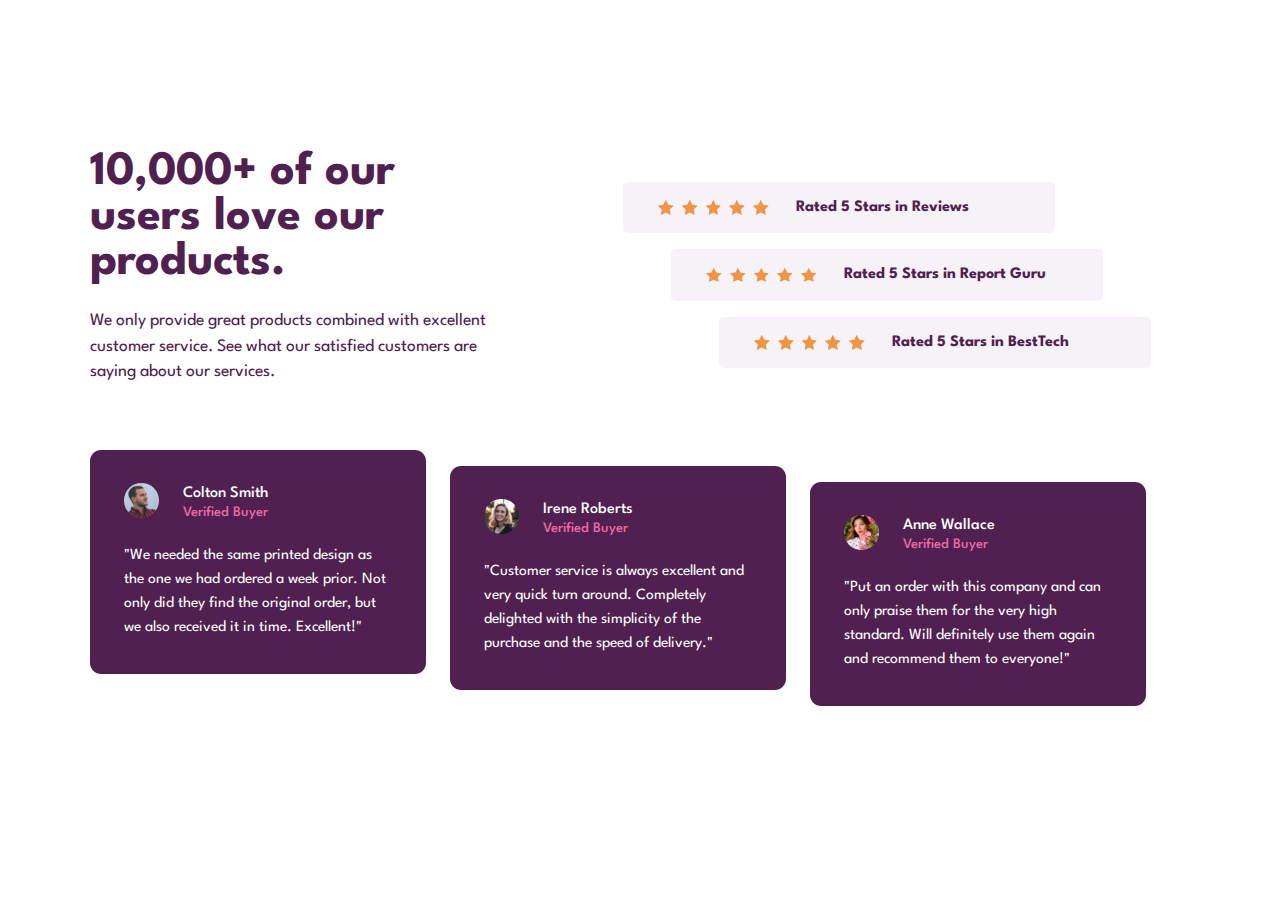
<file: public/index.html>
<!DOCTYPE html>
<html lang="en">

<head>
  <meta charset="UTF-8" />
  <meta name="viewport" content="width=device-width, initial-scale=1.0" />

  <link rel="icon" type="image/png" sizes="32x32" href="./images/favicon-32x32.png" />

  <link rel="stylesheet" href="css/style.css">

  <title>Frontend Mentor | Social proof section</title>
</head>

<body>
  <main class="container">
    <section class="card">
      <section class="header">
        <div class="header-infos">
          <h1>10,000+ of our users love our products.</h1>
          <p>
            We only provide great products combined with excellent customer service.
            See what our satisfied customers are saying about our services.
          </p>
        </div>

        <div class="ratings">
          <div class="rate rate-one">
            <div class="stars">
              <img src="images/icon-star.svg" alt="icon star">
              <img src="images/icon-star.svg" alt="icon star">
              <img src="images/icon-star.svg" alt="icon star">
              <img src="images/icon-star.svg" alt="icon star">
              <img src="images/icon-star.svg" alt="icon star">
            </div>
            <span>Rated 5 Stars in Reviews</span>
          </div>

          <div class="rate rate-two">
            <div class="stars">
              <img src="images/icon-star.svg" alt="icon star">
              <img src="images/icon-star.svg" alt="icon star">
              <img src="images/icon-star.svg" alt="icon star">
              <img src="images/icon-star.svg" alt="icon star">
              <img src="images/icon-star.svg" alt="icon star">
            </div>
            <span>Rated 5 Stars in Report Guru</span>
          </div>

          <div class="rate rate-three">
            <div class="stars">
              <img src="images/icon-star.svg" alt="icon star">
              <img src="images/icon-star.svg" alt="icon star">
              <img src="images/icon-star.svg" alt="icon star">
              <img src="images/icon-star.svg" alt="icon star">
              <img src="images/icon-star.svg" alt="icon star">
            </div>
            <span> Rated 5 Stars in BestTech</span>
          </div>
        </div>
      </section>

      <section class="profiles">
        <div class="card-profile colton">
          <div class="header-profile">
            <img src="images/image-colton.jpg" alt="photo profile Colton">
            <div class="infos-profile">
              <p class="name">Colton Smith</p>
              <span>Verified Buyer</span>
            </div>
          </div>
          <p>"We needed the same printed design as the one we had ordered a week prior.
            Not only did they find the original order, but we also received it in time.
            Excellent!"</p>
        </div>

        <div class="card-profile irene">
          <div class="header-profile">
            <img src="images/image-irene.jpg" alt="photo profile Irene">
            <div class="infos-profile">
              <p class="name">Irene Roberts</p>
              <span>Verified Buyer</span>
            </div>
          </div>
          <p>"Customer service is always excellent and very quick turn around. Completely
            delighted with the simplicity of the purchase and the speed of delivery."</p>
        </div>
        </div>

        <div class="card-profile anne">
          <div class="header-profile">
            <img src="images/image-anne.jpg" alt="photo profile Anne">
            <div class="infos-profile">
              <p class="name">Anne Wallace</p>
              <span>Verified Buyer</span>
            </div>
          </div>
          <p>"Put an order with this company and can only praise them for the very high
            standard. Will definitely use them again and recommend them to everyone!"</p>
        </div>
        </div>
      </section>
    </section>
  </main>
</body>
</html>
</file>
<file: public/css/style.css>
@import url('https://fonts.googleapis.com/css2?family=League+Spartan:wght@400;500;700&display=swap');

:root {
    --very-dk-magenta: hsl(300, 43%, 22%);
    --soft-pink: hsl(333, 80%, 67%);

    --dk-gray-magenta: hsl(303, 10%, 53%);
    --lg-gray-magenta: hsl(300, 24%, 96%);
    --white: hsl(0, 0%, 100%);

    --font-league-spartan: 'League Spartan', sans-serif;
}

* {
    margin: 0;
    padding: 0;
    box-sizing: border-box;
}

body {
    display: flex;
    align-items: center;
    justify-content: center;
    font-family: var(--font-league-spartan);
    font-size: 15px;
    width: 100vw;
    padding: 0 1.5rem;
}

.container {
    max-width: 280px;
}

.card {
    background-color: var(--white);
    height: 100%;
    margin: 3rem 0;
    padding: 1rem 1rem;
}

.header-infos {
    text-align: center;
    margin-bottom: 2rem;
}

.header-infos h1 {
    color: var(--very-dk-magenta);
    font-weight: 700;
    font-size: 1.5rem;
    padding: 0 2.2rem;
    margin-bottom: 1rem;
}

.header-infos p {
    color: var(--very-dk-magenta);
    font-size: .85rem;
    font-weight: 400;
    line-height: 1rem;
}

.ratings {
    display: flex;
    flex-direction: column;
    align-items: center;
    margin-bottom: 1.5rem;
}

.rate {
    display: flex;
    flex-direction: column;
    align-items: center;
    justify-content: center;
    width: 100%;
    padding: .5rem 2rem;
    margin-bottom: .8rem;
    border-radius: .3rem;
    background-color: var(--lg-gray-magenta);
}

.rate .stars {
    display: flex;
    justify-content: center;
    gap: .2rem;
    margin-bottom: .5rem;
}

.rate .stars > img {
    width: 10%;
}

.rate span {
    color: var(--very-dk-magenta);
    font-weight: 700;
    font-size: .8rem;
}

.card-profile {
    background-color: var(--very-dk-magenta);
    padding: 1.5rem;
    margin-bottom: 1rem;
    border-radius: .7rem;
}

.card-profile img {
    width: 1.5rem;
    height: 1.5rem;
    border-radius: 50%;
}

.card-profile p {
    color: var(--white);
    font-size: .8rem;
    font-weight: 400;
    line-height: 1.3rem;
}

.card-profile span {
    color: var(--soft-pink);
    font-size: .7rem;
}

.header-profile {
    display: flex;
    align-items: center;
    gap: 1rem;
    margin-bottom: 1rem;
}

@media screen and (min-width: 1000px) {
    body {
        display: flex;
        align-items: center;
        justify-content: center;
        font-family: var(--font-league-spartan);
        font-size: 15px;
        width: 100vw;
        height: 100vh;
        padding: 0 1.5rem;
    }

    .container {
        max-width: 1100px;
    }

    .card {
        display: grid;
        grid-template-rows: repeat(2, 1fr);
        width: 1100px;
        margin: 0;
        padding: 0;
    }

    .header {
        position: relative;
        display: grid;
        grid-template-columns: repeat(2, 1fr);
        gap: 1rem;
        margin-bottom: 2rem;
    }

    .header-profile {
        margin-bottom: 1.5rem;
    }

    .header-infos {
        text-align: left;
    }

    .header-infos h1 {
        font-size: 3rem;
        font-weight: 700;
        margin-bottom: 1.5rem;
        margin-right: 8rem;
        padding: 0;
    }

    .header-infos p {
        color: var(--very-dk-magenta);
        font-size: 1.1rem;
        font-weight: 400;
        line-height: 1.6rem;
        margin-right: 8rem;
       
    }

    .ratings {
        position: relative;
        top: 2rem;
        right: 5rem;
    }
    
    .rate {
        display: flex;
        flex-direction: row;
        justify-content: start;
        align-items: center;
        text-align: center;
        height: 3.2rem;
        width: 25.5rem;
    }

    .rate span {
        font-size: 1rem;
    }

    .rate .stars {
        margin: 0 1.2rem 0 0;
    }

    .rate .stars > img {
        width: 13%;
        margin-right: .3rem;
    }

    .rate {
        position: relative;
        width: 27rem;
    }

    .rate.rate-two {
        top: .2rem;
        left: 3rem;
    }

    .rate.rate-three {
        top: .4rem;
        left: 6rem;
    }

    .profiles {
        position: relative;
        display: flex;
        gap: 1.5rem;
    }

    .card-profile {  
        position: relative;
        padding: 2rem 2.1rem 0 2.1rem;
        height: 14rem;
        width: 21rem;
    }

    .infos-profile {
        display: flex;
        flex-direction: column;
        justify-content: center;
    }

   .infos-profile .name {
    font-weight: 500;
    font-size: 1rem;
   }

    .card-profile p {
        color: var(--white);
        font-size: .97rem;
        font-weight: 400;
        line-height: 1.5rem;
    }

    .card-profile span {
        font-weight: 500;
        font-size: .9rem;
    }

    .header-profile img {
        width: 13%;
        height: 1%;
        margin-right: .5rem;
    }

    .card-profile.irene {
        top: 1rem;
    }

    .card-profile.anne {
        top: 2rem;
    }

}
</file>
